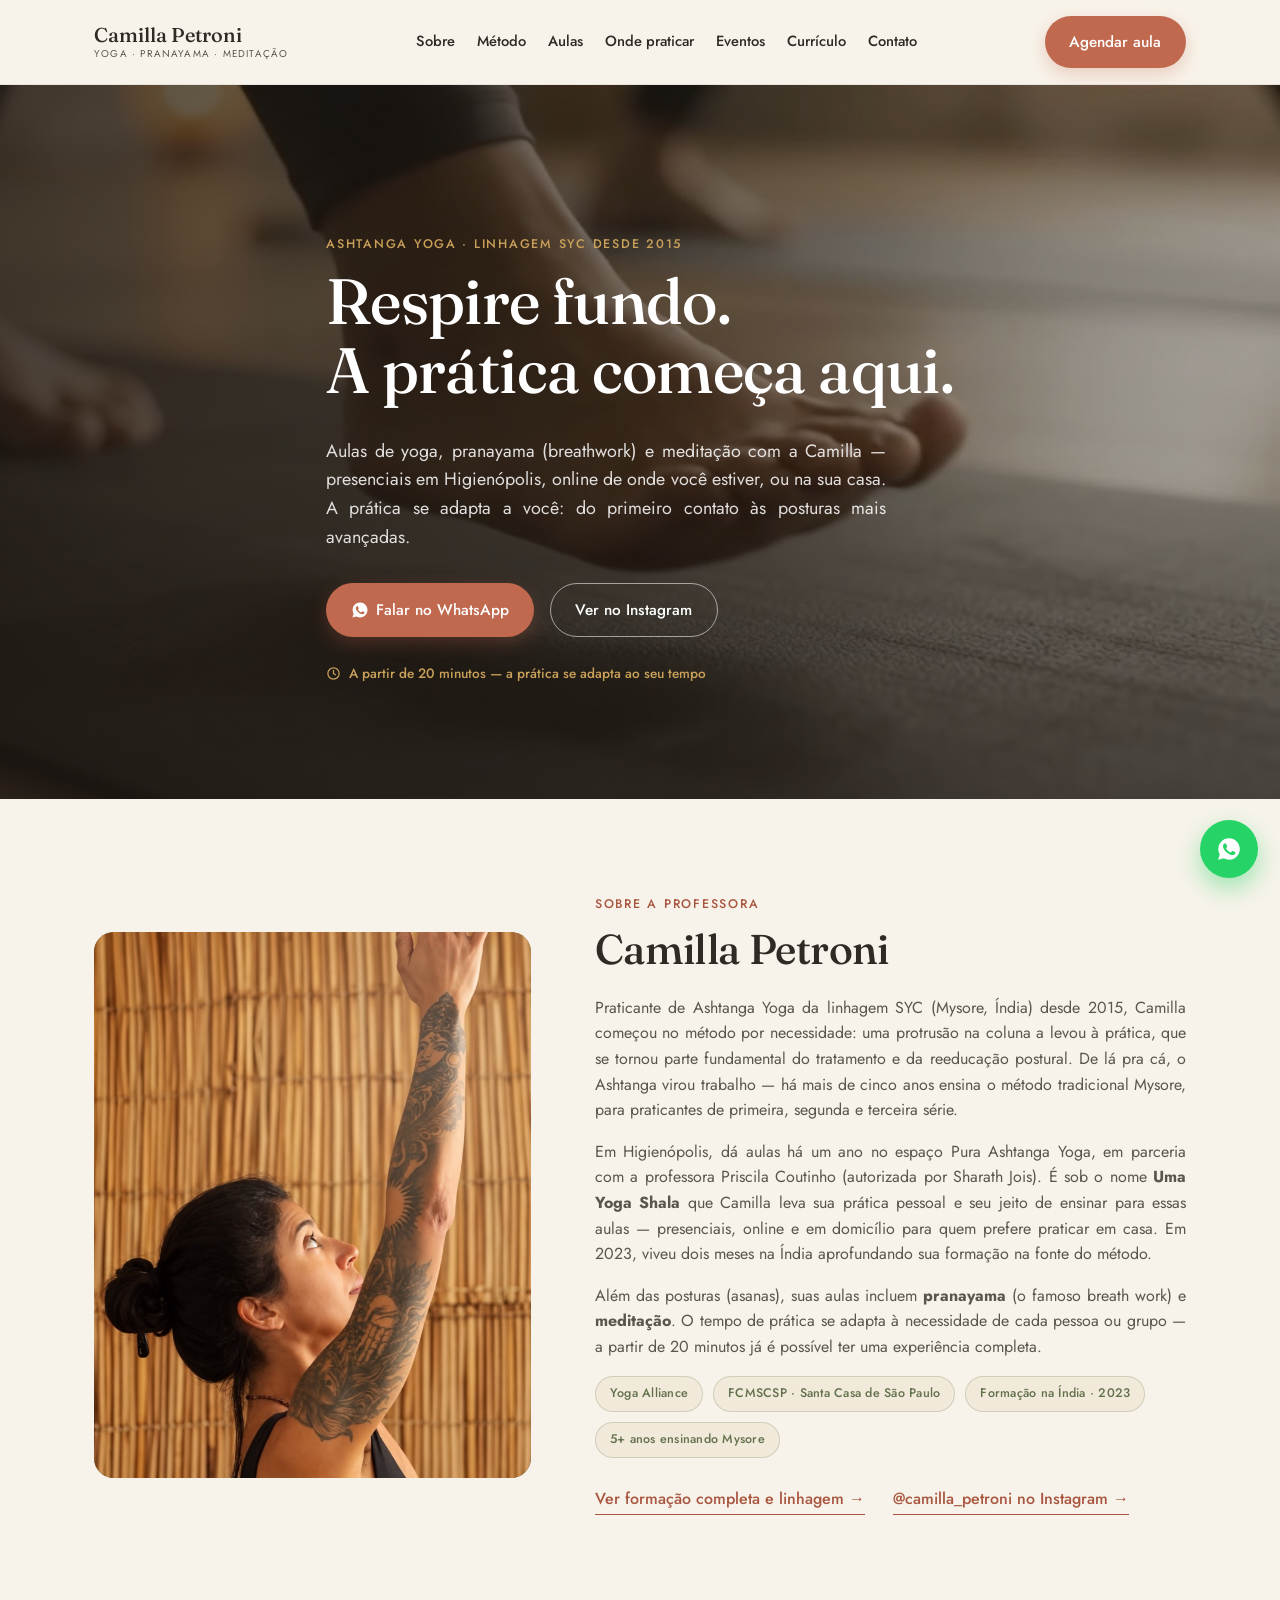
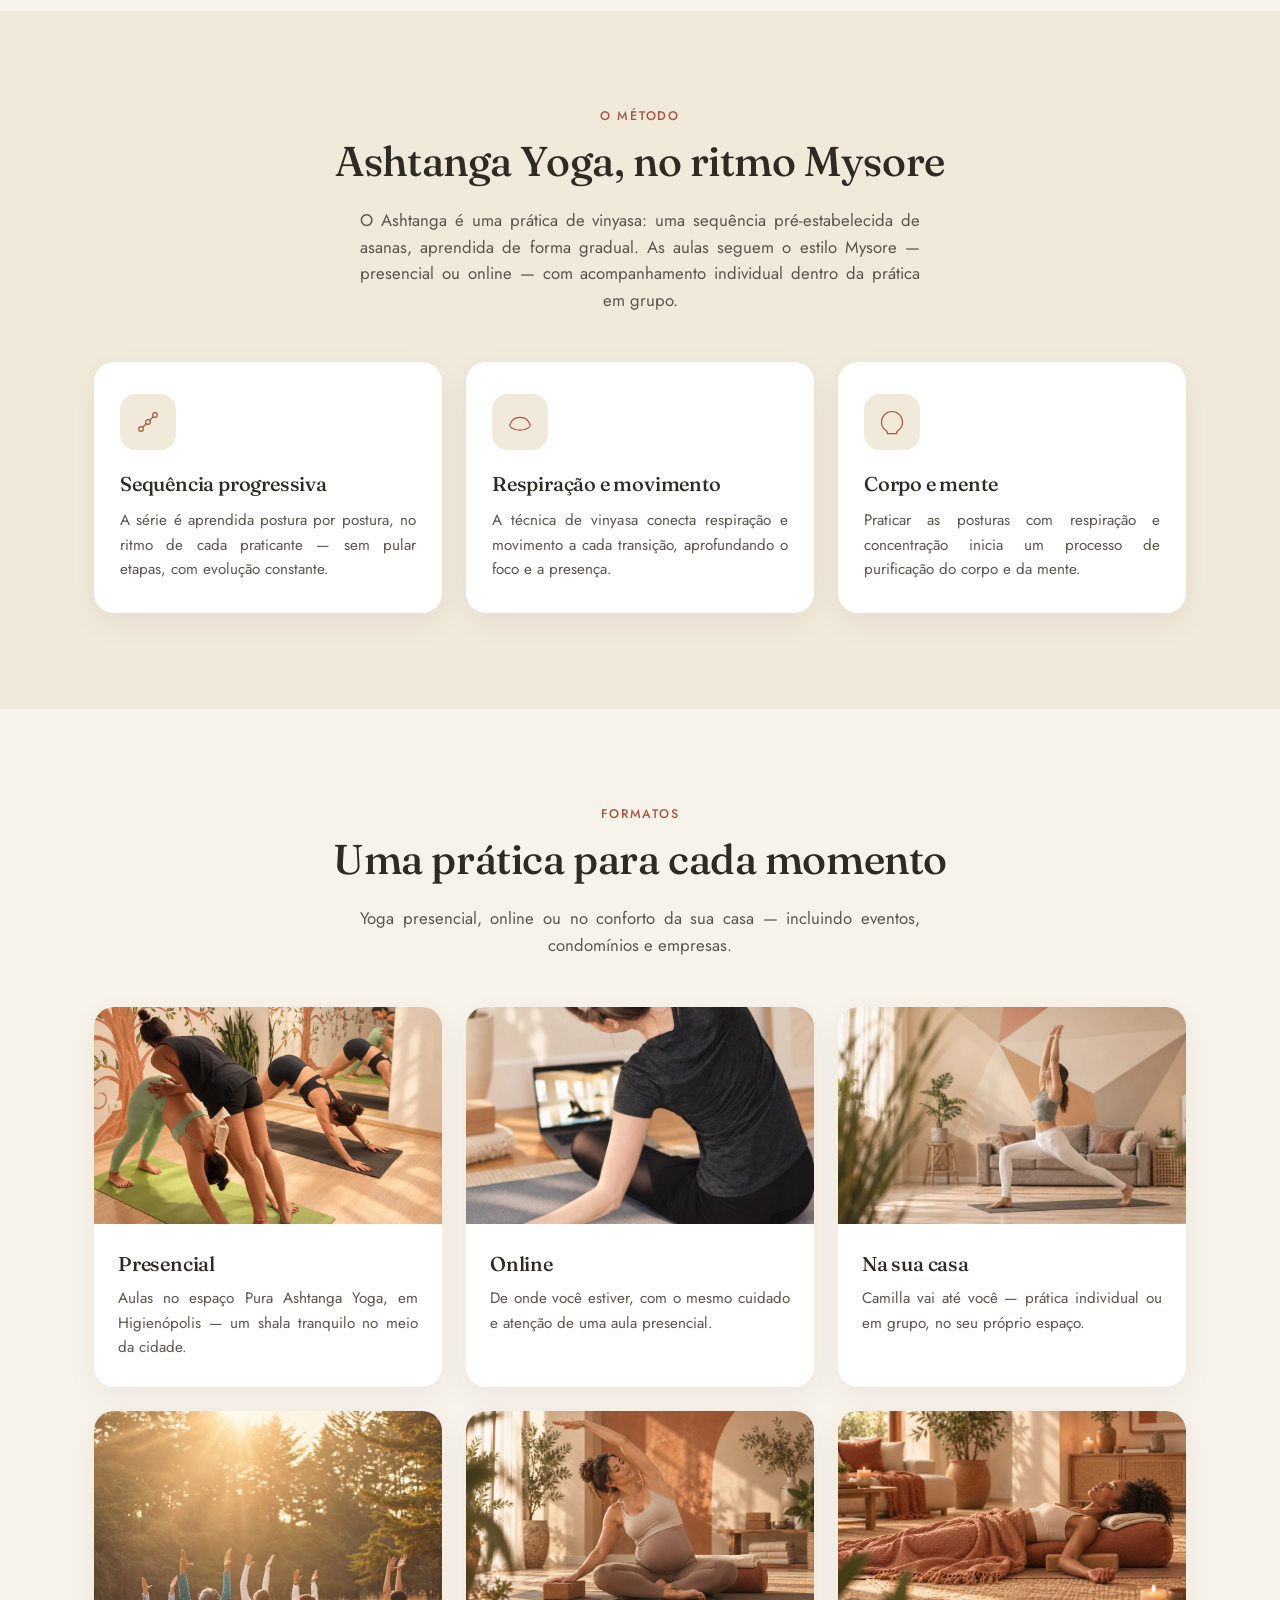
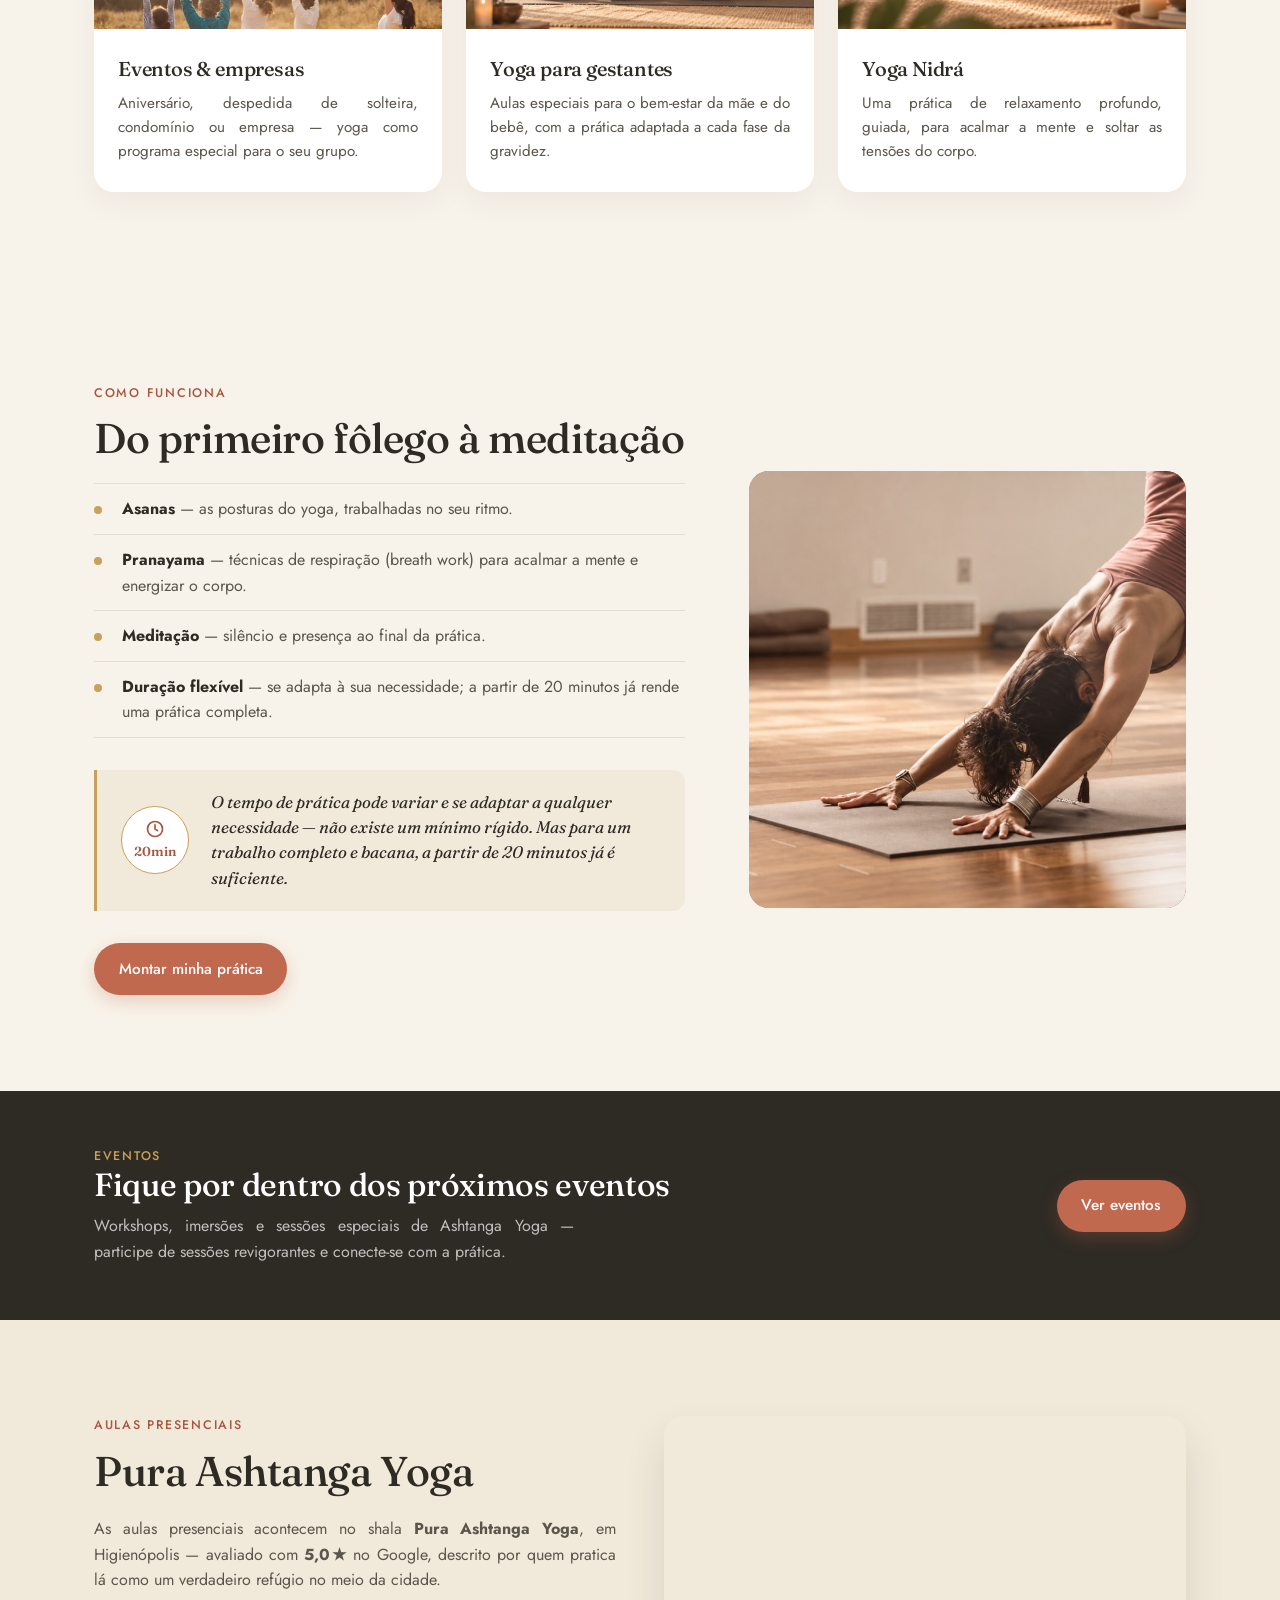
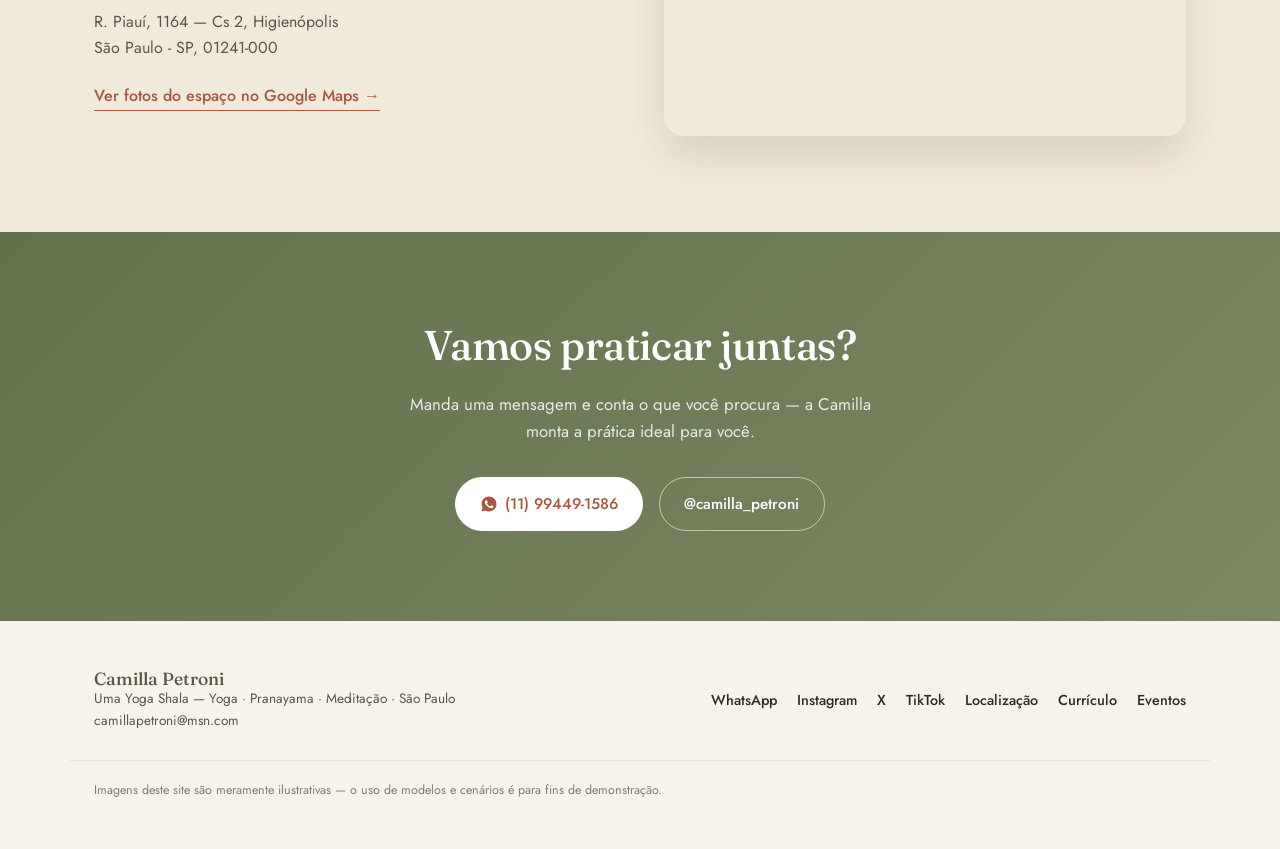
<file: index.html>
<!DOCTYPE html>
<html lang="pt-BR">
<head>
<meta charset="UTF-8">
<meta name="viewport" content="width=device-width, initial-scale=1.0">
<title>Camilla Petroni | Yoga, Pranayama & Meditação em São Paulo</title>
<meta name="description" content="Aulas de Ashtanga Yoga, pranayama e meditação com Camilla Petroni. Presencial em Higienópolis, online ou na sua casa. Eventos, condomínios e empresas.">

<link rel="preconnect" href="https://fonts.googleapis.com">
<link rel="preconnect" href="https://fonts.gstatic.com" crossorigin>
<link href="https://fonts.googleapis.com/css2?family=Fraunces:ital,opsz,wght@0,9..144,400;0,9..144,500;0,9..144,600;1,9..144,500&family=Jost:wght@300;400;500;600&display=swap" rel="stylesheet">

<link rel="stylesheet" href="css/style.css">
<link rel="icon" href="data:image/svg+xml,<svg xmlns=%22http://www.w3.org/2000/svg%22 viewBox=%220 0 100 100%22><text y=%22.9em%22 font-size=%2290%22>🧘‍♀️</text></svg>">
</head>
<body>

<!-- ============ HEADER ============ -->
<header class="site-header" id="header">
  <div class="wrap header-inner">
    <a href="#top" class="logo">Camilla Petroni<span class="logo-sub">yoga · pranayama · meditação</span></a>

    <nav class="nav" id="nav">
      <a href="#sobre">Sobre</a>
      <a href="#metodo">Método</a>
      <a href="#aulas">Aulas</a>
      <a href="#onde">Onde praticar</a>
      <a href="eventos.html">Eventos</a>
      <a href="curriculo.html">Currículo</a>
      <a href="#contato">Contato</a>
    </nav>

    <a class="btn btn-primary btn-nav" href="https://wa.me/5511994491586?text=Oi%20Camilla!%20Vi%20seu%20site%20e%20queria%20saber%20mais%20sobre%20as%20aulas%20de%20yoga%20%F0%9F%A7%98%E2%80%8D%E2%99%80%EF%B8%8F" target="_blank" rel="noopener">Agendar aula</a>

    <button class="nav-toggle" id="navToggle" aria-label="Abrir menu" aria-expanded="false">
      <span></span><span></span><span></span>
    </button>
  </div>
</header>

<!-- ============ HERO ============ -->
<section class="hero hero-video" id="top">
  <video class="hero-video-bg" autoplay muted loop playsinline poster="images/hero-poster.jpg" aria-hidden="true">
    <source src="video/hero.mp4" type="video/mp4">
  </video>
  <div class="hero-overlay" aria-hidden="true"></div>

  <div class="wrap hero-inner">
    <p class="eyebrow reveal">Ashtanga Yoga · linhagem SYC desde 2015</p>
    <h1 class="reveal">Respire fundo.<br>A prática começa aqui.</h1>
    <p class="hero-text reveal">
      Aulas de yoga, pranayama (breathwork) e meditação com a Camilla — presenciais em Higienópolis,
      online de onde você estiver, ou na sua casa. A prática se adapta a você: do primeiro contato
      às posturas mais avançadas.
    </p>
    <div class="hero-cta reveal">
      <a class="btn btn-primary" href="https://wa.me/5511994491586?text=Oi%20Camilla!%20Vi%20seu%20site%20e%20queria%20saber%20mais%20sobre%20as%20aulas%20de%20yoga%20%F0%9F%A7%98%E2%80%8D%E2%99%80%EF%B8%8F" target="_blank" rel="noopener">
        <svg viewBox="0 0 24 24" width="18" height="18" fill="currentColor" aria-hidden="true"><path d="M12.04 2C6.58 2 2.13 6.45 2.13 11.91c0 1.75.46 3.45 1.32 4.95L2 22l5.25-1.38a9.9 9.9 0 0 0 4.79 1.22h.01c5.46 0 9.91-4.45 9.91-9.91C21.96 6.45 17.5 2 12.04 2zm5.8 14.16c-.24.68-1.4 1.32-1.93 1.4-.5.08-1.11.11-1.79-.11-.41-.13-.94-.31-1.62-.6-2.85-1.23-4.71-4.1-4.85-4.29-.14-.19-1.16-1.54-1.16-2.94s.72-2.08.98-2.36c.24-.28.55-.34.73-.34.19 0 .37 0 .53.01.17.01.4-.06.62.48.24.58.81 2 .88 2.15.07.15.12.32.02.51-.1.19-.15.31-.29.48-.15.17-.31.38-.44.5-.15.14-.3.3-.13.58.17.28.75 1.24 1.62 2.01 1.11.99 2.05 1.3 2.33 1.45.28.14.44.12.6-.07.17-.19.71-.83.9-1.11.19-.28.38-.23.63-.14.26.1 1.65.78 1.94.92.28.14.47.21.53.33.08.17.08.79-.16 1.45z"/></svg>
        Falar no WhatsApp
      </a>
      <a class="btn btn-ghost" href="https://www.instagram.com/camilla_petroni/" target="_blank" rel="noopener">Ver no Instagram</a>
    </div>
    <p class="hero-badge reveal">
      <svg viewBox="0 0 24 24" width="15" height="15" fill="none" stroke="currentColor" stroke-width="2" aria-hidden="true"><circle cx="12" cy="12" r="9"/><path d="M12 7v5l3 2" stroke-linecap="round"/></svg>
      A partir de 20 minutos — a prática se adapta ao seu tempo
    </p>
  </div>
</section>

<!-- ============ SOBRE ============ -->
<section class="section" id="sobre">
  <div class="wrap about-grid">
    <div class="about-media reveal" aria-hidden="true">
      <div class="photo-frame">
        <img src="images/camilla-sobre.jpg" alt="Camilla Petroni em prática de Ashtanga Yoga" loading="lazy">
      </div>
    </div>

    <div class="about-text reveal">
      <p class="eyebrow">Sobre a professora</p>
      <h2>Camilla Petroni</h2>
      <p>
        Praticante de Ashtanga Yoga da linhagem SYC (Mysore, Índia) desde 2015, Camilla começou
        no método por necessidade: uma protrusão na coluna a levou à prática, que se tornou parte
        fundamental do tratamento e da reeducação postural. De lá pra cá, o Ashtanga virou
        trabalho — há mais de cinco anos ensina o método tradicional Mysore, para praticantes de
        primeira, segunda e terceira série.
      </p>
      <p>
        Em Higienópolis, dá aulas há um ano no espaço Pura Ashtanga Yoga, em parceria com a
        professora Priscila Coutinho (autorizada por Sharath Jois). É sob o nome
        <strong>Uma Yoga Shala</strong> que Camilla leva sua prática pessoal e seu jeito de
        ensinar para essas aulas — presenciais, online e em domicílio para quem prefere praticar
        em casa. Em 2023, viveu dois meses na Índia aprofundando sua formação na fonte do método.
      </p>
      <p>
        Além das posturas (asanas), suas aulas incluem <strong>pranayama</strong> (o famoso
        breath work) e <strong>meditação</strong>. O tempo de prática se adapta à necessidade de
        cada pessoa ou grupo — a partir de 20 minutos já é possível ter uma experiência completa.
      </p>
      <ul class="badge-row">
        <li>Yoga Alliance</li>
        <li>FCMSCSP · Santa Casa de São Paulo</li>
        <li>Formação na Índia · 2023</li>
        <li>5+ anos ensinando Mysore</li>
      </ul>
      <div class="link-row">
        <a class="link-underline" href="curriculo.html">Ver formação completa e linhagem →</a>
        <a class="link-underline" href="https://www.instagram.com/camilla_petroni/" target="_blank" rel="noopener">@camilla_petroni no Instagram →</a>
      </div>
    </div>
  </div>
</section>

<!-- ============ MÉTODO ============ -->
<section class="section section-alt" id="metodo">
  <div class="wrap">
    <p class="eyebrow center">O método</p>
    <h2 class="center">Ashtanga Yoga, no ritmo Mysore</h2>
    <p class="section-intro center">
      O Ashtanga é uma prática de vinyasa: uma sequência pré-estabelecida de asanas, aprendida de
      forma gradual. As aulas seguem o estilo Mysore — presencial ou online — com acompanhamento
      individual dentro da prática em grupo.
    </p>

    <div class="cards cards-3">
      <article class="card reveal">
        <div class="card-icon">
          <svg viewBox="0 0 48 48" width="28" height="28"><circle cx="12" cy="36" r="4" fill="none" stroke="currentColor" stroke-width="2"/><circle cx="24" cy="24" r="4" fill="none" stroke="currentColor" stroke-width="2"/><circle cx="36" cy="12" r="4" fill="none" stroke="currentColor" stroke-width="2"/><path d="M15 33 21 27M27 21 33 15" stroke="currentColor" stroke-width="2"/></svg>
        </div>
        <h3>Sequência progressiva</h3>
        <p>A série é aprendida postura por postura, no ritmo de cada praticante — sem pular etapas, com evolução constante.</p>
      </article>

      <article class="card reveal">
        <div class="card-icon">
          <svg viewBox="0 0 48 48" width="28" height="28"><path fill="none" stroke="currentColor" stroke-width="2" d="M6 30c4-10 8-14 18-14s14 4 18 14"/><path fill="none" stroke="currentColor" stroke-width="2" d="M6 30c4 6 8 8 18 8s14-2 18-8"/></svg>
        </div>
        <h3>Respiração e movimento</h3>
        <p>A técnica de vinyasa conecta respiração e movimento a cada transição, aprofundando o foco e a presença.</p>
      </article>

      <article class="card reveal">
        <div class="card-icon">
          <svg viewBox="0 0 48 48" width="28" height="28"><path fill="none" stroke="currentColor" stroke-width="2" d="M24 6c-9.94 0-18 8.06-18 18 0 6.5 3.5 12.2 8.7 15.3.8.5 1.3 1.3 1.3 2.2V44h16v-2.5c0-.9.5-1.7 1.3-2.2C38.5 36.2 42 30.5 42 24c0-9.94-8.06-18-18-18z"/></svg>
        </div>
        <h3>Corpo e mente</h3>
        <p>Praticar as posturas com respiração e concentração inicia um processo de purificação do corpo e da mente.</p>
      </article>
    </div>
  </div>
</section>

<!-- ============ AULAS ============ -->
<section class="section" id="aulas">
  <div class="wrap">
    <p class="eyebrow center">Formatos</p>
    <h2 class="center">Uma prática para cada momento</h2>
    <p class="section-intro center">
      Yoga presencial, online ou no conforto da sua casa — incluindo eventos, condomínios e empresas.
    </p>

    <div class="cards cards-photo cards-photo-3">
      <article class="card card-photo-card reveal">
        <div class="card-photo">
          <img src="images/stock-presencial.jpg" alt="Turma de yoga presencial em um shala" loading="lazy">
        </div>
        <div class="card-body">
          <h3>Presencial</h3>
          <p>Aulas no espaço Pura Ashtanga Yoga, em Higienópolis — um shala tranquilo no meio da cidade.</p>
        </div>
      </article>

      <article class="card card-photo-card reveal">
        <div class="card-photo">
          <img src="images/stock-online.jpg" alt="Prática de yoga online, em casa" loading="lazy">
        </div>
        <div class="card-body">
          <h3>Online</h3>
          <p>De onde você estiver, com o mesmo cuidado e atenção de uma aula presencial.</p>
        </div>
      </article>

      <article class="card card-photo-card reveal">
        <div class="card-photo">
          <img src="images/stock-domicilio.jpg" alt="Prática de yoga na sala de casa" loading="lazy">
        </div>
        <div class="card-body">
          <h3>Na sua casa</h3>
          <p>Camilla vai até você — prática individual ou em grupo, no seu próprio espaço.</p>
        </div>
      </article>
    </div>

    <div class="cards cards-photo cards-photo-3">
      <article class="card card-photo-card reveal">
        <div class="card-photo">
          <img src="images/stock-eventos.jpg" alt="Grupo praticando yoga ao ar livre em um evento" loading="lazy">
        </div>
        <div class="card-body">
          <h3>Eventos & empresas</h3>
          <p>Aniversário, despedida de solteira, condomínio ou empresa — yoga como programa especial para o seu grupo.</p>
        </div>
      </article>

      <article class="card card-photo-card reveal">
        <div class="card-photo">
          <img src="images/stock-gestantes.jpg" alt="Yoga para gestantes" loading="lazy">
        </div>
        <div class="card-body">
          <h3>Yoga para gestantes</h3>
          <p>Aulas especiais para o bem-estar da mãe e do bebê, com a prática adaptada a cada fase da gravidez.</p>
        </div>
      </article>

      <article class="card card-photo-card reveal">
        <div class="card-photo">
          <img src="images/stock-nidra.jpg" alt="Yoga Nidrá, relaxamento profundo" loading="lazy">
        </div>
        <div class="card-body">
          <h3>Yoga Nidrá</h3>
          <p>Uma prática de relaxamento profundo, guiada, para acalmar a mente e soltar as tensões do corpo.</p>
        </div>
      </article>
    </div>
  </div>
</section>

<!-- ============ PRÁTICA PERSONALIZADA ============ -->
<section class="section">
  <div class="wrap feature-grid">
    <div class="feature-text reveal">
      <p class="eyebrow">Como funciona</p>
      <h2>Do primeiro fôlego à meditação</h2>
      <ul class="feature-list">
        <li><strong>Asanas</strong> — as posturas do yoga, trabalhadas no seu ritmo.</li>
        <li><strong>Pranayama</strong> — técnicas de respiração (breath work) para acalmar a mente e energizar o corpo.</li>
        <li><strong>Meditação</strong> — silêncio e presença ao final da prática.</li>
        <li><strong>Duração flexível</strong> — se adapta à sua necessidade; a partir de 20 minutos já rende uma prática completa.</li>
      </ul>
      <blockquote class="time-callout">
        <span class="time-callout-badge" aria-hidden="true">
          <svg viewBox="0 0 24 24" width="20" height="20" fill="none" stroke="currentColor" stroke-width="2"><circle cx="12" cy="12" r="9"/><path d="M12 7v5l3 2" stroke-linecap="round"/></svg>
          <span>20min</span>
        </span>
        <span class="time-callout-text">
          O tempo de prática pode variar e se adaptar a qualquer necessidade — não existe um
          mínimo rígido. Mas para um trabalho completo e bacana, a partir de 20 minutos já é
          suficiente.
        </span>
      </blockquote>
      <a class="btn btn-primary" href="https://wa.me/5511994491586?text=Oi%20Camilla!%20Quero%20montar%20uma%20pr%C3%A1tica%20sob%20medida%20%F0%9F%99%8F" target="_blank" rel="noopener">Montar minha prática</a>
    </div>
    <div class="feature-media reveal" aria-hidden="true">
      <div class="photo-frame photo-frame-alt">
        <img src="images/stock-pratica.jpg" alt="Prática de yoga, alongamento no tapete" loading="lazy">
      </div>
    </div>
  </div>
</section>

<!-- ============ EVENTOS TEASER ============ -->
<section class="events-teaser">
  <div class="wrap events-teaser-inner reveal">
    <div>
      <p class="eyebrow">Eventos</p>
      <h2>Fique por dentro dos próximos eventos</h2>
      <p>Workshops, imersões e sessões especiais de Ashtanga Yoga — participe de sessões revigorantes e conecte-se com a prática.</p>
    </div>
    <a class="btn btn-primary" href="eventos.html">Ver eventos</a>
  </div>
</section>

<!-- ============ ONDE PRATICAR ============ -->
<section class="section section-alt" id="onde">
  <div class="wrap onde-grid">
    <div class="onde-text reveal">
      <p class="eyebrow">Aulas presenciais</p>
      <h2>Pura Ashtanga Yoga</h2>
      <p>
        As aulas presenciais acontecem no shala <strong>Pura Ashtanga Yoga</strong>, em Higienópolis —
        avaliado com <strong>5,0★</strong> no Google, descrito por quem pratica lá como um verdadeiro
        refúgio no meio da cidade.
      </p>
      <address>R. Piauí, 1164 — Cs 2, Higienópolis<br>São Paulo - SP, 01241-000</address>
      <a class="link-underline" href="https://maps.app.goo.gl/bXjwR77NvkRYEpow9?g_st=ic" target="_blank" rel="noopener">Ver fotos do espaço no Google Maps →</a>
    </div>
    <div class="onde-map reveal">
      <iframe
        title="Mapa - Pura Ashtanga Yoga, Higienópolis"
        src="https://maps.google.com/maps?q=R.%20Piau%C3%AD%2C%201164%2C%20Higien%C3%B3polis%2C%20S%C3%A3o%20Paulo%20-%20SP%2C%2001241-000&t=&z=15&ie=UTF8&output=embed"
        width="100%" height="100%" style="border:0;" allowfullscreen="" loading="lazy" referrerpolicy="no-referrer-when-downgrade">
      </iframe>
    </div>
  </div>
</section>

<!-- ============ CTA FINAL ============ -->
<section class="cta-band" id="contato">
  <div class="wrap cta-band-inner">
    <h2 class="reveal">Vamos praticar juntas?</h2>
    <p class="reveal">Manda uma mensagem e conta o que você procura — a Camilla monta a prática ideal para você.</p>
    <div class="hero-cta reveal">
      <a class="btn btn-primary btn-light" href="https://wa.me/5511994491586?text=Oi%20Camilla!%20Vi%20seu%20site%20e%20queria%20saber%20mais%20sobre%20as%20aulas%20de%20yoga%20%F0%9F%A7%98%E2%80%8D%E2%99%80%EF%B8%8F" target="_blank" rel="noopener">
        <svg viewBox="0 0 24 24" width="18" height="18" fill="currentColor" aria-hidden="true"><path d="M12.04 2C6.58 2 2.13 6.45 2.13 11.91c0 1.75.46 3.45 1.32 4.95L2 22l5.25-1.38a9.9 9.9 0 0 0 4.79 1.22h.01c5.46 0 9.91-4.45 9.91-9.91C21.96 6.45 17.5 2 12.04 2zm5.8 14.16c-.24.68-1.4 1.32-1.93 1.4-.5.08-1.11.11-1.79-.11-.41-.13-.94-.31-1.62-.6-2.85-1.23-4.71-4.1-4.85-4.29-.14-.19-1.16-1.54-1.16-2.94s.72-2.08.98-2.36c.24-.28.55-.34.73-.34.19 0 .37 0 .53.01.17.01.4-.06.62.48.24.58.81 2 .88 2.15.07.15.12.32.02.51-.1.19-.15.31-.29.48-.15.17-.31.38-.44.5-.15.14-.3.3-.13.58.17.28.75 1.24 1.62 2.01 1.11.99 2.05 1.3 2.33 1.45.28.14.44.12.6-.07.17-.19.71-.83.9-1.11.19-.28.38-.23.63-.14.26.1 1.65.78 1.94.92.28.14.47.21.53.33.08.17.08.79-.16 1.45z"/></svg>
        (11) 99449-1586
      </a>
      <a class="btn btn-ghost btn-ghost-light" href="https://www.instagram.com/camilla_petroni/" target="_blank" rel="noopener">@camilla_petroni</a>
    </div>
  </div>
</section>

<!-- ============ FOOTER ============ -->
<footer class="footer">
  <div class="wrap footer-inner">
    <div>
      <p class="logo footer-logo">Camilla Petroni</p>
      <p class="footer-sub">Uma Yoga Shala — Yoga · Pranayama · Meditação · São Paulo</p>
      <p class="footer-sub"><a href="mailto:camillapetroni@msn.com">camillapetroni@msn.com</a></p>
    </div>
    <div class="footer-links">
      <a href="https://wa.me/5511994491586" target="_blank" rel="noopener">WhatsApp</a>
      <a href="https://www.instagram.com/camilla_petroni/" target="_blank" rel="noopener">Instagram</a>
      <a href="https://www.instagram.com/camilla_petroni/" target="_blank" rel="noopener" title="Em breve: X">X</a>
      <a href="https://www.instagram.com/camilla_petroni/" target="_blank" rel="noopener" title="Em breve: TikTok">TikTok</a>
      <a href="https://maps.app.goo.gl/bXjwR77NvkRYEpow9?g_st=ic" target="_blank" rel="noopener">Localização</a>
      <a href="curriculo.html">Currículo</a>
      <a href="eventos.html">Eventos</a>
    </div>
  </div>
  <div class="wrap footer-disclaimer">
    <p>Imagens deste site são meramente ilustrativas — o uso de modelos e cenários é para fins de demonstração.</p>
  </div>
</footer>

<!-- ============ WHATSAPP FLOAT ============ -->
<a class="whatsapp-float" href="https://wa.me/5511994491586?text=Oi%20Camilla!%20Vi%20seu%20site%20e%20queria%20saber%20mais%20sobre%20as%20aulas%20de%20yoga%20%F0%9F%A7%98%E2%80%8D%E2%99%80%EF%B8%8F" target="_blank" rel="noopener" aria-label="Falar no WhatsApp">
  <svg viewBox="0 0 24 24" width="26" height="26" fill="currentColor" aria-hidden="true"><path d="M12.04 2C6.58 2 2.13 6.45 2.13 11.91c0 1.75.46 3.45 1.32 4.95L2 22l5.25-1.38a9.9 9.9 0 0 0 4.79 1.22h.01c5.46 0 9.91-4.45 9.91-9.91C21.96 6.45 17.5 2 12.04 2zm5.8 14.16c-.24.68-1.4 1.32-1.93 1.4-.5.08-1.11.11-1.79-.11-.41-.13-.94-.31-1.62-.6-2.85-1.23-4.71-4.1-4.85-4.29-.14-.19-1.16-1.54-1.16-2.94s.72-2.08.98-2.36c.24-.28.55-.34.73-.34.19 0 .37 0 .53.01.17.01.4-.06.62.48.24.58.81 2 .88 2.15.07.15.12.32.02.51-.1.19-.15.31-.29.48-.15.17-.31.38-.44.5-.15.14-.3.3-.13.58.17.28.75 1.24 1.62 2.01 1.11.99 2.05 1.3 2.33 1.45.28.14.44.12.6-.07.17-.19.71-.83.9-1.11.19-.28.38-.23.63-.14.26.1 1.65.78 1.94.92.28.14.47.21.53.33.08.17.08.79-.16 1.45z"/></svg>
</a>

<script src="js/script.js"></script>
</body>
</html>
</file>
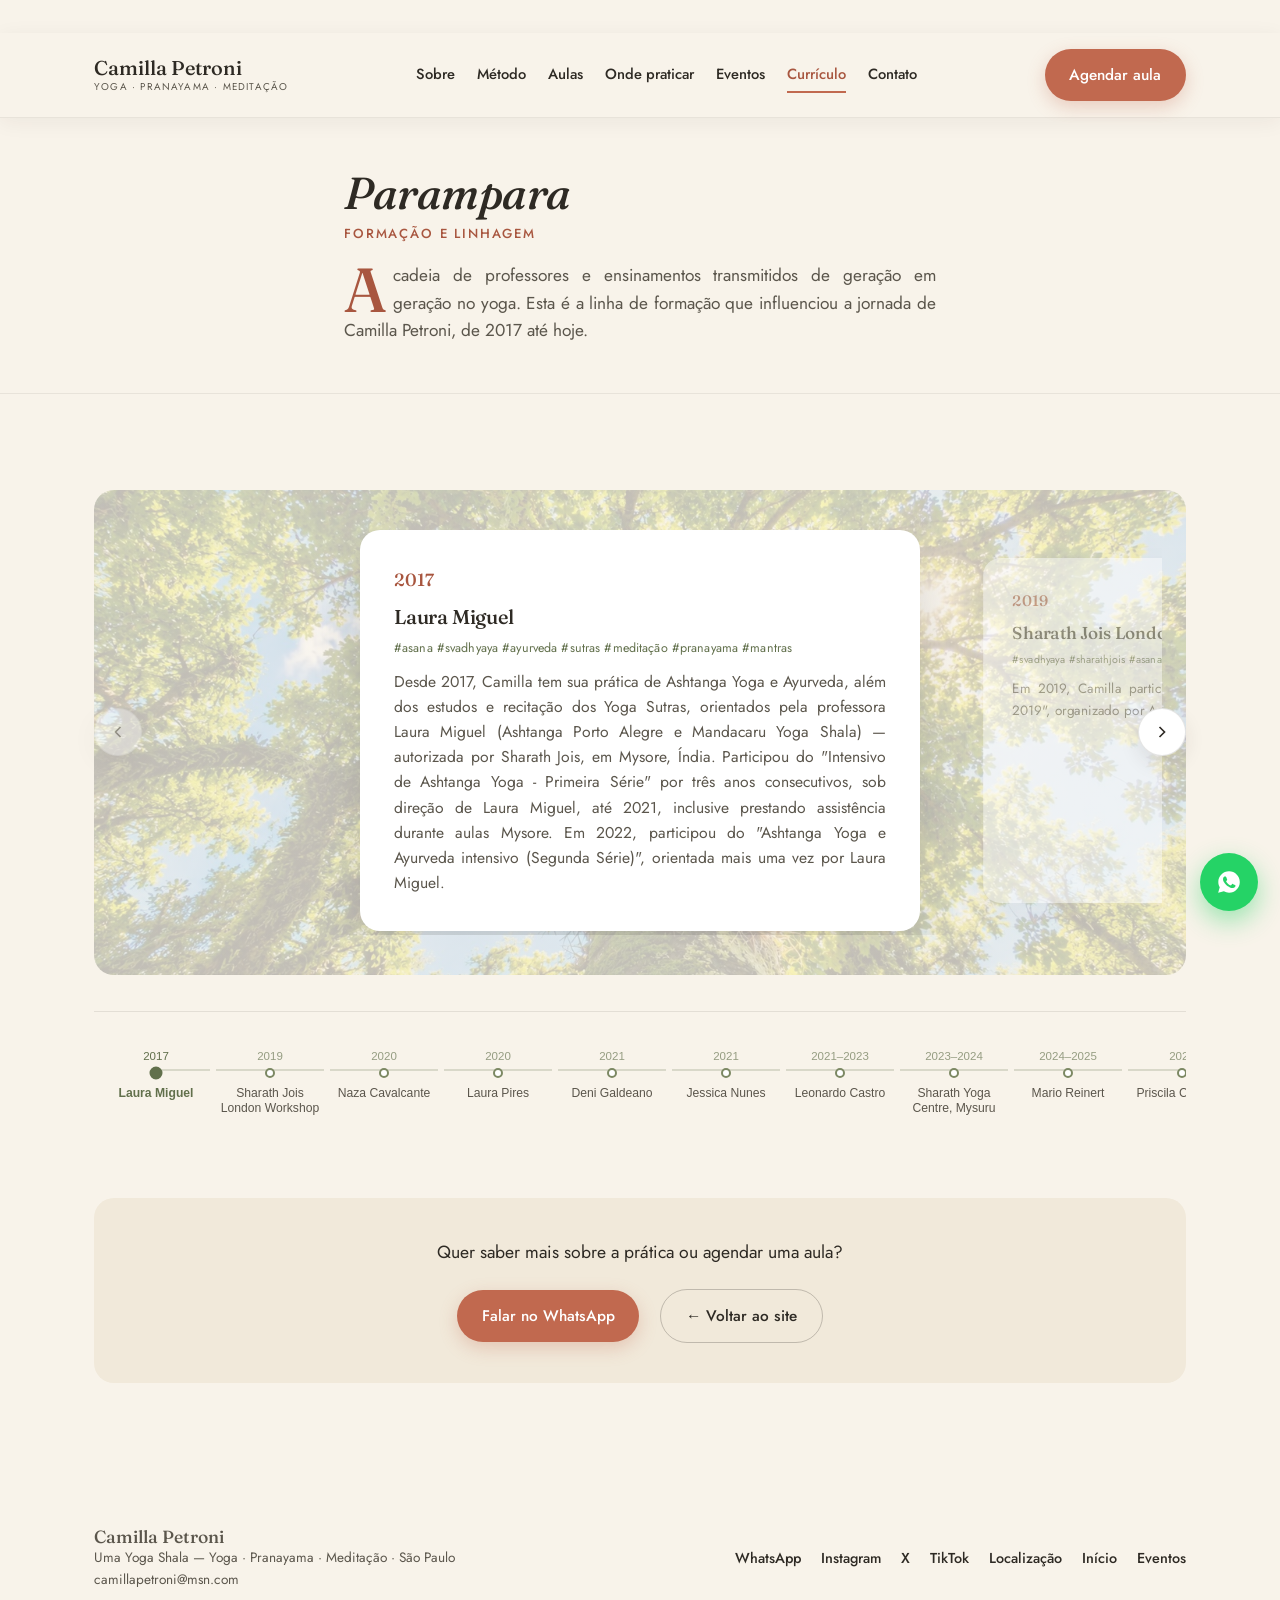
<file: curriculo.html>
<!DOCTYPE html>
<html lang="pt-BR">
<head>
<meta charset="UTF-8">
<meta name="viewport" content="width=device-width, initial-scale=1.0">
<title>Currículo & Linhagem | Camilla Petroni</title>
<meta name="description" content="A formação e a linhagem (parampara) que influenciaram a jornada de Camilla Petroni no Ashtanga Yoga.">

<link rel="preconnect" href="https://fonts.googleapis.com">
<link rel="preconnect" href="https://fonts.gstatic.com" crossorigin>
<link href="https://fonts.googleapis.com/css2?family=Fraunces:ital,opsz,wght@0,9..144,400;0,9..144,500;0,9..144,600;1,9..144,500&family=Jost:wght@300;400;500;600&display=swap" rel="stylesheet">

<link rel="stylesheet" href="css/style.css">
<link rel="icon" href="data:image/svg+xml,<svg xmlns=%22http://www.w3.org/2000/svg%22 viewBox=%220 0 100 100%22><text y=%22.9em%22 font-size=%2290%22>🧘‍♀️</text></svg>">
</head>
<body>

<!-- ============ HEADER ============ -->
<header class="site-header" id="header">
  <div class="wrap header-inner">
    <a href="index.html" class="logo">Camilla Petroni<span class="logo-sub">yoga · pranayama · meditação</span></a>

    <nav class="nav" id="nav">
      <a href="index.html#sobre">Sobre</a>
      <a href="index.html#metodo">Método</a>
      <a href="index.html#aulas">Aulas</a>
      <a href="index.html#onde">Onde praticar</a>
      <a href="eventos.html">Eventos</a>
      <a href="curriculo.html" class="is-active">Currículo</a>
      <a href="index.html#contato">Contato</a>
    </nav>

    <a class="btn btn-primary btn-nav" href="https://wa.me/5511994491586?text=Oi%20Camilla!%20Vi%20seu%20site%20e%20queria%20saber%20mais%20sobre%20as%20aulas%20de%20yoga%20%F0%9F%A7%98%E2%80%8D%E2%99%80%EF%B8%8F" target="_blank" rel="noopener">Agendar aula</a>

    <button class="nav-toggle" id="navToggle" aria-label="Abrir menu" aria-expanded="false">
      <span></span><span></span><span></span>
    </button>
  </div>
</header>

<!-- ============ HERO ============ -->
<section class="page-hero page-hero-editorial">
  <div class="wrap editorial-stack">
    <h1 class="editorial-title reveal">Parampara</h1>
    <p class="editorial-subtitle reveal">Formação e linhagem</p>
    <p class="hero-text drop-cap reveal">
      A cadeia de professores e ensinamentos transmitidos de geração em geração no yoga. Esta é a
      linha de formação que influenciou a jornada de Camilla Petroni, de 2017 até hoje.
    </p>
  </div>
</section>

<!-- ============ LINHA DO TEMPO ============ -->
<section class="section">
  <div class="wrap">
    <div class="timeline-carousel">
      <button class="timeline-nav timeline-prev" type="button" aria-label="Formação anterior">
        <svg viewBox="0 0 24 24" width="20" height="20" fill="none" stroke="currentColor" stroke-width="2"><path d="M15 18l-6-6 6-6"/></svg>
      </button>

      <div class="timeline-track" id="timelineTrack">

        <article class="timeline-slide">
          <div class="timeline-year">2017</div>
          <h3>Laura Miguel</h3>
          <p class="timeline-tags">#asana #svadhyaya #ayurveda #sutras #meditação #pranayama #mantras</p>
          <p>
            Desde 2017, Camilla tem sua prática de Ashtanga Yoga e Ayurveda, além dos estudos e
            recitação dos Yoga Sutras, orientados pela professora Laura Miguel (Ashtanga Porto
            Alegre e Mandacaru Yoga Shala) — autorizada por Sharath Jois, em Mysore, Índia.
            Participou do "Intensivo de Ashtanga Yoga - Primeira Série" por três anos
            consecutivos, sob direção de Laura Miguel, até 2021, inclusive prestando assistência
            durante aulas Mysore. Em 2022, participou do "Ashtanga Yoga e Ayurveda intensivo
            (Segunda Série)", orientada mais uma vez por Laura Miguel.
          </p>
        </article>

        <article class="timeline-slide">
          <div class="timeline-year">2019</div>
          <h3>Sharath Jois London Workshop</h3>
          <p class="timeline-tags">#svadhyaya #sharathjois #asana #Mysore</p>
          <p>
            Em 2019, Camilla participou do "Sharath Jois London Workshop July 2019", organizado
            por Ashtanga Yoga London.
          </p>
        </article>

        <article class="timeline-slide">
          <div class="timeline-year">2020</div>
          <h3>Naza Cavalcante</h3>
          <p class="timeline-tags">#svadhyaya #filosofia #sutras #gita #upanisads #meditação</p>
          <p>
            Em 2020, passou a integrar o grupo de estudos da filosofia indiana e das escrituras
            ancestrais do Yoga com a professora Naza Cavalcante, que foi aluna direta de T.K.V.
            Desikachar.
          </p>
        </article>

        <article class="timeline-slide">
          <div class="timeline-year">2020</div>
          <h3>Laura Pires</h3>
          <p class="timeline-tags">#ayurveda</p>
          <p>
            Também em 2020, iniciou um aprofundamento em Nutrição e Culinária Ayurvédica com a
            professora Laura Pires, terapeuta ayurvédica, no curso "Nutrindo Seus Sentidos",
            concluído em novembro de 2021.
          </p>
        </article>

        <article class="timeline-slide">
          <div class="timeline-year">2021</div>
          <h3>Deni Galdeano</h3>
          <p class="timeline-tags">#svadhyaya #anatomia #corpohumano #santacasa #certificado</p>
          <p>
            Em 2021, obteve certificação no curso de extensão "Anatomia e Fisiologia do Yoga" pela
            Faculdade de Ciências Médicas da Santa Casa de São Paulo, coordenado pelo professor
            Deni Galdeano. Com essa formação, aprimorou seus conhecimentos das estruturas
            anatômicas e sua relação com as posturas de yoga, com foco no aparelho locomotor e a
            mecânica da prática do Ashtanga Yoga.
          </p>
        </article>

        <article class="timeline-slide">
          <div class="timeline-year">2021</div>
          <h3>Jessica Nunes</h3>
          <p class="timeline-tags">#svadhyaya #asana #yoganagestação #pré-parto #parto #embriologia #pós-parto</p>
          <p>
            Também se especializou em "Yoga para o Parto" e estudos anatômicos de embriologia e do
            processo gestacional, completando seus estudos com Jessica Nunes e Deni Galdeano, no
            curso "Comunicação Materna", em 2021.
          </p>
        </article>

        <article class="timeline-slide">
          <div class="timeline-year">2021–2023</div>
          <h3>Leonardo Castro</h3>
          <p class="timeline-tags">#asanas #MysoreStyle #assistência #sutras #chanting #pranayama #ledclass</p>
          <p>
            Desde o final de 2021, atuou como assistente do professor Leonardo Castro —
            autorizado por Sharath Jois, em Mysore, Índia. Também participou como professora nas
            aulas do estilo Mysore, diariamente no Coletivo Mysore, até meados de 2023.
          </p>
        </article>

        <article class="timeline-slide">
          <div class="timeline-year">2023–2024</div>
          <h3>Sharath Yoga Centre, Mysuru</h3>
          <p class="timeline-tags">#svadhyaya #sharathjois #asana #Índia #ayurveda #sutras #Mysore</p>
          <p>
            Em dezembro de 2023 e janeiro de 2024, Camilla realizou sua primeira temporada de
            práticas na Índia, no Sharath Yoga Centre, em Mysuru, sob a orientação de Sharath
            Guruji.
          </p>
        </article>

        <article class="timeline-slide">
          <div class="timeline-year">2024–2025</div>
          <h3>Mario Reinert</h3>
          <p class="timeline-tags">#svadhyaya #asana #formação #assistência #aliançadoyoga #filosofia #ayurveda #certificado #ajustes #estágio #sutras #gita #hathayogapradipika #anatomiadoyoga #pranayma #meditação</p>
          <p>
            Desde 2024, Camilla está desenvolvendo um trabalho mais direcionado aos kramas, na
            progressão gradual no desenvolvimento das asanas, evitando lesões, com estudos junto
            ao professor Mário Reinert, no "Treinamento para professores e aprofundamento no
            yoga" — formação com certificação pela Aliança do Yoga e pela Namaskara Yoga e
            Meditação, concluído em 2025.
          </p>
        </article>

        <article class="timeline-slide">
          <div class="timeline-year">2025</div>
          <h3>Priscila Coutinho</h3>
          <p class="timeline-tags">#asanas #svadhyaya #MysoreStyle #meditação #mantras #ayurveda #sutras #ledclass</p>
          <p>
            Em agosto de 2025, Camilla assumiu parte da grade de aulas Mysore em Higienópolis, em
            parceria com a professora Priscila Coutinho — autorizada por Sharath Jois e
            idealizadora do Pura Ashtanga Yoga.
          </p>
        </article>

      </div>

      <button class="timeline-nav timeline-next" type="button" aria-label="Próxima formação">
        <svg viewBox="0 0 24 24" width="20" height="20" fill="none" stroke="currentColor" stroke-width="2"><path d="M9 18l6-6-6-6"/></svg>
      </button>
    </div>
    <div class="timeline-scrubber-wrap">
      <div class="timeline-scrubber" id="timelineScrubber"></div>
    </div>

    <div class="cta-inline reveal">
      <p>Quer saber mais sobre a prática ou agendar uma aula?</p>
      <a class="btn btn-primary" href="https://wa.me/5511994491586?text=Oi%20Camilla!%20Vi%20seu%20curr%C3%ADculo%20no%20site%20e%20queria%20saber%20mais%20%F0%9F%99%8F" target="_blank" rel="noopener">Falar no WhatsApp</a>
      <a class="btn btn-ghost" href="index.html">← Voltar ao site</a>
    </div>
  </div>
</section>

<!-- ============ FOOTER ============ -->
<footer class="footer">
  <div class="wrap footer-inner">
    <div>
      <p class="logo footer-logo">Camilla Petroni</p>
      <p class="footer-sub">Uma Yoga Shala — Yoga · Pranayama · Meditação · São Paulo</p>
      <p class="footer-sub"><a href="mailto:camillapetroni@msn.com">camillapetroni@msn.com</a></p>
    </div>
    <div class="footer-links">
      <a href="https://wa.me/5511994491586" target="_blank" rel="noopener">WhatsApp</a>
      <a href="https://www.instagram.com/camilla_petroni/" target="_blank" rel="noopener">Instagram</a>
      <a href="https://www.instagram.com/camilla_petroni/" target="_blank" rel="noopener" title="Em breve: X">X</a>
      <a href="https://www.instagram.com/camilla_petroni/" target="_blank" rel="noopener" title="Em breve: TikTok">TikTok</a>
      <a href="https://maps.app.goo.gl/bXjwR77NvkRYEpow9?g_st=ic" target="_blank" rel="noopener">Localização</a>
      <a href="index.html">Início</a>
      <a href="eventos.html">Eventos</a>
    </div>
  </div>
</footer>

<!-- ============ WHATSAPP FLOAT ============ -->
<a class="whatsapp-float" href="https://wa.me/5511994491586?text=Oi%20Camilla!%20Vi%20seu%20curr%C3%ADculo%20no%20site%20e%20queria%20saber%20mais%20%F0%9F%99%8F" target="_blank" rel="noopener" aria-label="Falar no WhatsApp">
  <svg viewBox="0 0 24 24" width="26" height="26" fill="currentColor" aria-hidden="true"><path d="M12.04 2C6.58 2 2.13 6.45 2.13 11.91c0 1.75.46 3.45 1.32 4.95L2 22l5.25-1.38a9.9 9.9 0 0 0 4.79 1.22h.01c5.46 0 9.91-4.45 9.91-9.91C21.96 6.45 17.5 2 12.04 2zm5.8 14.16c-.24.68-1.4 1.32-1.93 1.4-.5.08-1.11.11-1.79-.11-.41-.13-.94-.31-1.62-.6-2.85-1.23-4.71-4.1-4.85-4.29-.14-.19-1.16-1.54-1.16-2.94s.72-2.08.98-2.36c.24-.28.55-.34.73-.34.19 0 .37 0 .53.01.17.01.4-.06.62.48.24.58.81 2 .88 2.15.07.15.12.32.02.51-.1.19-.15.31-.29.48-.15.17-.31.38-.44.5-.15.14-.3.3-.13.58.17.28.75 1.24 1.62 2.01 1.11.99 2.05 1.3 2.33 1.45.28.14.44.12.6-.07.17-.19.71-.83.9-1.11.19-.28.38-.23.63-.14.26.1 1.65.78 1.94.92.28.14.47.21.53.33.08.17.08.79-.16 1.45z"/></svg>
</a>

<script src="js/script.js"></script>
<script src="js/timeline.js"></script>
</body>
</html>
</file>
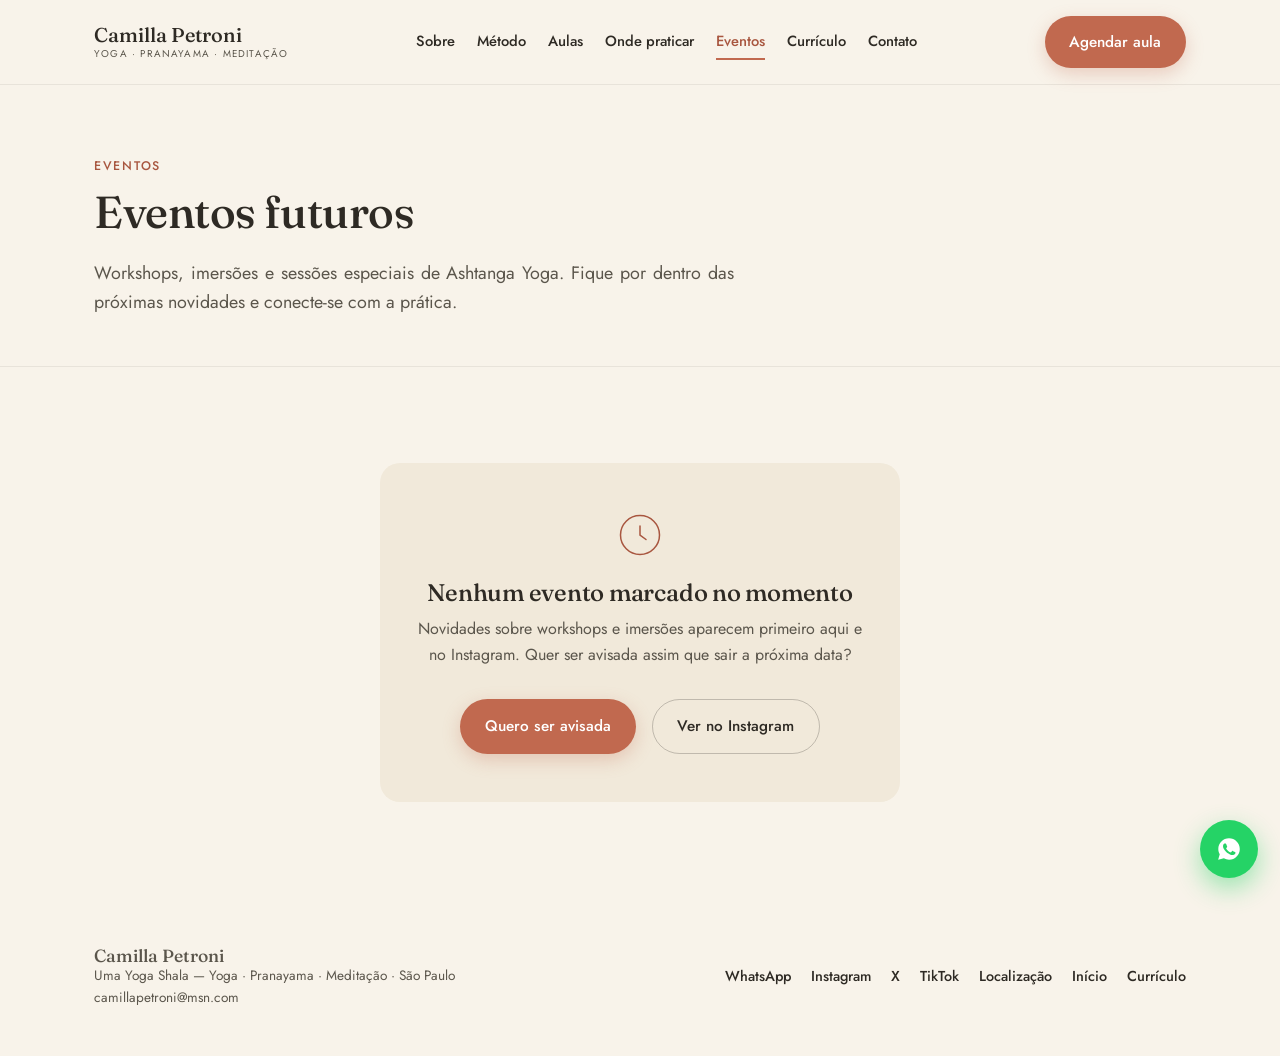
<file: eventos.html>
<!DOCTYPE html>
<html lang="pt-BR">
<head>
<meta charset="UTF-8">
<meta name="viewport" content="width=device-width, initial-scale=1.0">
<title>Eventos | Camilla Petroni</title>
<meta name="description" content="Workshops, imersões e eventos especiais de Ashtanga Yoga com Camilla Petroni.">

<link rel="preconnect" href="https://fonts.googleapis.com">
<link rel="preconnect" href="https://fonts.gstatic.com" crossorigin>
<link href="https://fonts.googleapis.com/css2?family=Fraunces:ital,opsz,wght@0,9..144,400;0,9..144,500;0,9..144,600;1,9..144,500&family=Jost:wght@300;400;500;600&display=swap" rel="stylesheet">

<link rel="stylesheet" href="css/style.css">
<link rel="icon" href="data:image/svg+xml,<svg xmlns=%22http://www.w3.org/2000/svg%22 viewBox=%220 0 100 100%22><text y=%22.9em%22 font-size=%2290%22>🧘‍♀️</text></svg>">
</head>
<body>

<!-- ============ HEADER ============ -->
<header class="site-header" id="header">
  <div class="wrap header-inner">
    <a href="index.html" class="logo">Camilla Petroni<span class="logo-sub">yoga · pranayama · meditação</span></a>

    <nav class="nav" id="nav">
      <a href="index.html#sobre">Sobre</a>
      <a href="index.html#metodo">Método</a>
      <a href="index.html#aulas">Aulas</a>
      <a href="index.html#onde">Onde praticar</a>
      <a href="eventos.html" class="is-active">Eventos</a>
      <a href="curriculo.html">Currículo</a>
      <a href="index.html#contato">Contato</a>
    </nav>

    <a class="btn btn-primary btn-nav" href="https://wa.me/5511994491586?text=Oi%20Camilla!%20Vi%20seu%20site%20e%20queria%20saber%20mais%20sobre%20as%20aulas%20de%20yoga%20%F0%9F%A7%98%E2%80%8D%E2%99%80%EF%B8%8F" target="_blank" rel="noopener">Agendar aula</a>

    <button class="nav-toggle" id="navToggle" aria-label="Abrir menu" aria-expanded="false">
      <span></span><span></span><span></span>
    </button>
  </div>
</header>

<!-- ============ HERO ============ -->
<section class="page-hero">
  <div class="wrap">
    <p class="eyebrow reveal">Eventos</p>
    <h1 class="reveal">Eventos futuros</h1>
    <p class="hero-text reveal">
      Workshops, imersões e sessões especiais de Ashtanga Yoga. Fique por dentro das próximas
      novidades e conecte-se com a prática.
    </p>
  </div>
</section>

<!-- ============ LISTA DE EVENTOS (vazio por enquanto) ============ -->
<section class="section">
  <div class="wrap">
    <!--
      Quando tiver um evento confirmado, duplique o bloco <article class="event-card"> abaixo
      (comentado) e preencha data, título, local e link de inscrição.

      <div class="cards cards-photo">
        <article class="card card-photo-card reveal">
          <div class="card-photo">
            <img src="images/evento-exemplo.jpg" alt="Nome do evento" loading="lazy">
          </div>
          <div class="card-body">
            <p class="eyebrow">DD de mês · horário</p>
            <h3>Nome do evento</h3>
            <p>Descrição curta do evento.</p>
            <a class="link-underline" href="https://wa.me/5511994491586">Inscreva-se →</a>
          </div>
        </article>
      </div>
    -->

    <div class="empty-state reveal">
      <svg viewBox="0 0 64 64" width="48" height="48" aria-hidden="true"><circle cx="32" cy="32" r="26" fill="none" stroke="currentColor" stroke-width="2"/><path d="M32 20v12l8 6" fill="none" stroke="currentColor" stroke-width="2" stroke-linecap="round"/></svg>
      <h2>Nenhum evento marcado no momento</h2>
      <p>Novidades sobre workshops e imersões aparecem primeiro aqui e no Instagram. Quer ser avisada assim que sair a próxima data?</p>
      <div class="hero-cta" style="justify-content:center">
        <a class="btn btn-primary" href="https://wa.me/5511994491586?text=Oi%20Camilla!%20Quero%20ser%20avisada%20sobre%20os%20pr%C3%B3ximos%20eventos%20de%20yoga%20%F0%9F%A7%98%E2%80%8D%E2%99%80%EF%B8%8F" target="_blank" rel="noopener">Quero ser avisada</a>
        <a class="btn btn-ghost" href="https://www.instagram.com/camilla_petroni/" target="_blank" rel="noopener">Ver no Instagram</a>
      </div>
    </div>
  </div>
</section>

<!-- ============ FOOTER ============ -->
<footer class="footer">
  <div class="wrap footer-inner">
    <div>
      <p class="logo footer-logo">Camilla Petroni</p>
      <p class="footer-sub">Uma Yoga Shala — Yoga · Pranayama · Meditação · São Paulo</p>
      <p class="footer-sub"><a href="mailto:camillapetroni@msn.com">camillapetroni@msn.com</a></p>
    </div>
    <div class="footer-links">
      <a href="https://wa.me/5511994491586" target="_blank" rel="noopener">WhatsApp</a>
      <a href="https://www.instagram.com/camilla_petroni/" target="_blank" rel="noopener">Instagram</a>
      <a href="https://www.instagram.com/camilla_petroni/" target="_blank" rel="noopener" title="Em breve: X">X</a>
      <a href="https://www.instagram.com/camilla_petroni/" target="_blank" rel="noopener" title="Em breve: TikTok">TikTok</a>
      <a href="https://maps.app.goo.gl/bXjwR77NvkRYEpow9?g_st=ic" target="_blank" rel="noopener">Localização</a>
      <a href="index.html">Início</a>
      <a href="curriculo.html">Currículo</a>
    </div>
  </div>
</footer>

<!-- ============ WHATSAPP FLOAT ============ -->
<a class="whatsapp-float" href="https://wa.me/5511994491586?text=Oi%20Camilla!%20Vi%20seu%20site%20e%20queria%20saber%20mais%20sobre%20as%20aulas%20de%20yoga%20%F0%9F%A7%98%E2%80%8D%E2%99%80%EF%B8%8F" target="_blank" rel="noopener" aria-label="Falar no WhatsApp">
  <svg viewBox="0 0 24 24" width="26" height="26" fill="currentColor" aria-hidden="true"><path d="M12.04 2C6.58 2 2.13 6.45 2.13 11.91c0 1.75.46 3.45 1.32 4.95L2 22l5.25-1.38a9.9 9.9 0 0 0 4.79 1.22h.01c5.46 0 9.91-4.45 9.91-9.91C21.96 6.45 17.5 2 12.04 2zm5.8 14.16c-.24.68-1.4 1.32-1.93 1.4-.5.08-1.11.11-1.79-.11-.41-.13-.94-.31-1.62-.6-2.85-1.23-4.71-4.1-4.85-4.29-.14-.19-1.16-1.54-1.16-2.94s.72-2.08.98-2.36c.24-.28.55-.34.73-.34.19 0 .37 0 .53.01.17.01.4-.06.62.48.24.58.81 2 .88 2.15.07.15.12.32.02.51-.1.19-.15.31-.29.48-.15.17-.31.38-.44.5-.15.14-.3.3-.13.58.17.28.75 1.24 1.62 2.01 1.11.99 2.05 1.3 2.33 1.45.28.14.44.12.6-.07.17-.19.71-.83.9-1.11.19-.28.38-.23.63-.14.26.1 1.65.78 1.94.92.28.14.47.21.53.33.08.17.08.79-.16 1.45z"/></svg>
</a>

<script src="js/script.js"></script>
</body>
</html>
</file>
<file: css/style.css>
/* ===== Tokens ===== */
:root{
  --cream: #F8F3EA;
  --cream-2: #F1E9DA;
  --ink: #2E2A24;
  --ink-soft: #5B564C;
  --terracotta: #C1694F;
  --terracotta-dark: #A8563F;
  --sage: #7C8863;
  --sage-dark: #62704C;
  --gold: #C9A15A;
  --white: #FFFFFF;

  --font-display: 'Fraunces', serif;
  --font-body: 'Jost', sans-serif;

  --radius: 20px;
  --container: 1140px;
}

*,*::before,*::after{ box-sizing: border-box; }
html{ scroll-behavior: smooth; }
body{
  margin:0;
  font-family: var(--font-body);
  color: var(--ink);
  background: var(--cream);
  line-height: 1.6;
  -webkit-font-smoothing: antialiased;
}
img{ max-width:100%; display:block; }
a{ color: inherit; text-decoration:none; }
ul{ margin:0; padding:0; list-style:none; }
address{ font-style:normal; }

.wrap{
  max-width: var(--container);
  margin: 0 auto;
  padding: 0 24px;
}

h1,h2,h3{
  font-family: var(--font-display);
  font-weight: 500;
  color: var(--ink);
  margin: 0 0 .5em;
  letter-spacing: -0.01em;
}
h1{ font-size: clamp(2.4rem, 5.5vw, 4rem); line-height: 1.08; font-weight: 500; }
h2{ font-size: clamp(1.9rem, 3.4vw, 2.6rem); line-height: 1.15; }
h3{ font-size: 1.25rem; margin-bottom: .4em; }
p{ margin: 0 0 1em; color: var(--ink-soft); text-align: justify; }

.eyebrow{
  font-family: var(--font-body);
  text-transform: uppercase;
  letter-spacing: .14em;
  font-size: .78rem;
  font-weight: 500;
  color: var(--terracotta-dark);
  margin: 0 0 .9em;
}
.eyebrow.center{ text-align:center; }
.center{ text-align:center; margin-left:auto; margin-right:auto; }
.section-intro{ max-width: 560px; font-size: 1.05rem; margin-bottom: 3rem; }
.section-intro.center{ text-align: justify; text-align-last: center; }

/* ===== Buttons ===== */
.btn{
  display:inline-flex;
  align-items:center;
  gap:.5em;
  padding: .9em 1.6em;
  border-radius: 999px;
  font-family: var(--font-body);
  font-weight: 500;
  font-size: .96rem;
  transition: transform .18s ease, box-shadow .18s ease, background .18s ease;
  white-space: nowrap;
}
.btn-primary{
  background: var(--terracotta);
  color: var(--white);
  box-shadow: 0 6px 18px rgba(193,105,79,.28);
}
.btn-primary:hover{ background: var(--terracotta-dark); transform: translateY(-2px); }
.btn-ghost{
  background: transparent;
  color: var(--ink);
  border: 1.5px solid rgba(46,42,36,.25);
}
.btn-ghost:hover{ border-color: var(--ink); transform: translateY(-2px); }
.btn-light{ background: var(--white); color: var(--terracotta-dark); box-shadow:none; }
.btn-light:hover{ background: var(--cream); }
.btn-ghost-light{ border-color: rgba(255,255,255,.55); color: var(--white); }
.btn-ghost-light:hover{ border-color: var(--white); }
.btn-nav{ display:none; }

.badge-row{
  display:flex;
  flex-wrap: wrap;
  gap: 10px;
  margin: 0 0 1.8em;
}
.badge-row li{
  font-size: .78rem;
  font-weight: 500;
  letter-spacing: .02em;
  color: var(--sage-dark);
  background: var(--cream-2);
  border: 1px solid rgba(124,136,99,.28);
  border-radius: 999px;
  padding: 7px 14px;
}

.link-row{
  display:flex;
  flex-wrap: wrap;
  gap: 12px 28px;
}

.link-underline{
  display:inline-block;
  font-weight: 500;
  color: var(--terracotta-dark);
  border-bottom: 1.5px solid currentColor;
  padding-bottom: 2px;
}
.link-underline:hover{ color: var(--terracotta); }

/* ===== Header ===== */
.site-header{
  position: sticky;
  top: 0;
  z-index: 100;
  background: var(--cream);
  border-bottom: 1px solid rgba(46,42,36,.08);
}
.header-inner{
  display:flex;
  align-items:center;
  justify-content:space-between;
  padding: 16px 24px;
  gap: 24px;
}
.logo{
  font-family: var(--font-display);
  font-size: 1.25rem;
  font-weight: 500;
  display:flex;
  flex-direction:column;
  line-height:1.1;
}
.logo-sub{
  font-family: var(--font-body);
  font-size: .62rem;
  letter-spacing: .12em;
  text-transform: uppercase;
  color: var(--ink-soft);
  font-weight: 400;
  margin-top: 3px;
}
.nav{
  display:flex;
  gap: 22px;
  font-size: .92rem;
  font-weight: 500;
  white-space: nowrap;
}
.nav a{ position:relative; padding: 4px 0; }
.nav a::after{
  content:'';
  position:absolute; left:0; bottom:-2px;
  width:0; height:1.5px;
  background: var(--terracotta);
  transition: width .2s ease;
}
.nav a:hover::after{ width:100%; }
.nav a.is-active{ color: var(--terracotta-dark); }
.nav a.is-active::after{ width:100%; }

.nav-toggle{
  display:none;
  flex-direction:column;
  gap:5px;
  width:32px;
  background:none;
  border:none;
  cursor:pointer;
  padding:6px;
}
.nav-toggle span{
  display:block;
  height:2px;
  background: var(--ink);
  border-radius:2px;
  transition: transform .25s ease, opacity .25s ease;
}

/* ===== Hero ===== */
.hero{
  position: relative;
  overflow: hidden;
  padding: 110px 0 100px;
}
.hero-inner{ position:relative; z-index:2; max-width: 760px; }
.hero-blob{
  position:absolute;
  top: -180px; right: -220px;
  width: 640px; height: 640px;
  background: radial-gradient(circle at 35% 35%, var(--gold) 0%, var(--terracotta) 55%, transparent 72%);
  opacity: .16;
  border-radius: 50%;
  filter: blur(10px);
}
.hero-sun{
  position:absolute;
  bottom: -40px; right: 6%;
  width: 220px; height: 220px;
  color: var(--sage);
  opacity: .35;
}
.hero-text{ font-size: 1.12rem; max-width: 560px; }
.hero-cta{ display:flex; gap: 16px; flex-wrap: wrap; margin-top: 2rem; }
.hero-badge{
  display: inline-flex;
  align-items: center;
  gap: 8px;
  margin: 1.6rem 0 0;
  font-size: .85rem;
  font-weight: 500;
  color: var(--gold);
}
.hero-video .hero-badge{ color: var(--gold); }

.hero-video{
  padding: 150px 0 110px;
  min-height: 640px;
  display:flex;
  align-items:center;
}
.hero-video-bg{
  position:absolute;
  inset:0;
  width:100%;
  height:100%;
  object-fit:cover;
  z-index:0;
}
.hero-overlay{
  position:absolute;
  inset:0;
  z-index:1;
  background:
    linear-gradient(90deg, rgba(30,24,20,.72) 0%, rgba(30,24,20,.45) 55%, rgba(30,24,20,.2) 100%),
    linear-gradient(0deg, rgba(30,24,20,.55), rgba(30,24,20,.15) 45%);
}
.hero-video .eyebrow{ color: var(--gold); }
.hero-video h1{ color: var(--white); }
.hero-video .hero-text{ color: rgba(255,255,255,.85); }
.hero-video .btn-ghost{ color: var(--white); border-color: rgba(255,255,255,.55); }
.hero-video .btn-ghost:hover{ border-color: var(--white); }

/* ===== Sections ===== */
.section{ padding: 96px 0; }
.section-alt{ background: var(--cream-2); }

.about-grid{
  display:grid;
  grid-template-columns: .85fr 1.15fr;
  gap: 64px;
  align-items:center;
}
.feature-grid{
  display:grid;
  grid-template-columns: 1.15fr .85fr;
  gap: 64px;
  align-items:center;
}
.onde-grid{
  display:grid;
  grid-template-columns: 1fr 1fr;
  gap: 48px;
  align-items:stretch;
}

.photo-frame{
  width: 100%;
  aspect-ratio: 4/5;
  border-radius: var(--radius);
  background: linear-gradient(155deg, var(--sage) 0%, var(--sage-dark) 100%);
  position: relative;
  overflow:hidden;
}
.photo-frame::before{
  content:'';
  position:absolute; inset:0;
  background: radial-gradient(circle at 75% 20%, rgba(255,255,255,.18), transparent 55%);
  pointer-events: none;
  z-index: 1;
}
.photo-frame img{
  position:absolute; inset:0;
  width:100%; height:100%;
  object-fit: cover;
}
.photo-frame-alt{
  background: linear-gradient(155deg, var(--terracotta) 0%, var(--terracotta-dark) 100%);
  aspect-ratio: 1/1;
}
.photo-placeholder{
  position:absolute; inset:0;
  display:flex; flex-direction:column; align-items:center; justify-content:center;
  gap:10px;
  color: rgba(255,255,255,.85);
}
.photo-placeholder span{
  font-size: .8rem;
  letter-spacing: .06em;
  text-transform: uppercase;
  font-weight: 500;
}

.feature-list{ margin-bottom: 2rem; }
.feature-list li{
  padding: 12px 0 12px 28px;
  border-top: 1px solid rgba(46,42,36,.1);
  color: var(--ink-soft);
  position: relative;
}
.feature-list li:last-child{ border-bottom: 1px solid rgba(46,42,36,.1); }
.feature-list li::before{
  content:'';
  position:absolute; left:0; top:22px;
  width:8px; height:8px;
  border-radius:50%;
  background: var(--gold);
}
.feature-list strong{ color: var(--ink); }

.time-callout{
  display: flex;
  align-items: center;
  gap: 22px;
  margin: 0 0 2rem;
  padding: 20px 24px;
  border-left: 3px solid var(--gold);
  background: var(--cream-2);
  border-radius: 0 12px 12px 0;
}
.time-callout-badge{
  flex: 0 0 auto;
  width: 68px; height: 68px;
  border-radius: 50%;
  background: var(--white);
  border: 1.5px solid var(--gold);
  color: var(--terracotta-dark);
  display: flex;
  flex-direction: column;
  align-items: center;
  justify-content: center;
  gap: 2px;
}
.time-callout-badge span{
  font-family: var(--font-display);
  font-size: .82rem;
  font-weight: 600;
}
.time-callout-text{
  font-family: var(--font-display);
  font-style: italic;
  font-size: 1.05rem;
  line-height: 1.5;
  color: var(--ink);
}

.onde-text address{ color: var(--ink-soft); margin-bottom: 1.4em; }
.onde-map{
  border-radius: var(--radius);
  overflow:hidden;
  min-height: 320px;
  box-shadow: 0 20px 40px rgba(46,42,36,.12);
}

/* ===== Page hero (subpages) ===== */
.page-hero{
  padding: 72px 0 32px;
  border-bottom: 1px solid rgba(46,42,36,.08);
}
.page-hero h1{ font-size: clamp(2rem, 4vw, 2.8rem); }
.page-hero .hero-text{ max-width: 640px; }

.page-hero-editorial{ padding: 88px 0 48px; }
.editorial-stack{ max-width: 640px; }
.editorial-title{
  font-family: var(--font-display);
  font-style: italic;
  font-weight: 500;
  font-size: clamp(3.6rem, 9vw, 7rem);
  line-height: .9;
  letter-spacing: -0.01em;
  margin: 0;
  color: var(--ink);
}
.editorial-subtitle{
  font-family: var(--font-body);
  text-transform: uppercase;
  letter-spacing: .14em;
  font-size: .82rem;
  font-weight: 500;
  color: var(--terracotta-dark);
  margin: .7em 0 1.4em;
}
.editorial-stack .hero-text{ font-size: 1.08rem; margin: 0; }
.drop-cap::first-letter{
  font-family: var(--font-display);
  font-size: 3.6em;
  float: left;
  line-height: .78;
  padding-right: .1em;
  padding-top: .06em;
  color: var(--terracotta-dark);
  font-weight: 500;
}

/* ===== Timeline carousel (currículo) ===== */
.timeline-carousel{
  position: relative;
  display: flex;
  align-items: center;
  padding: 40px 0;
  border-radius: var(--radius);
  background-image:
    linear-gradient(rgba(248,243,234,.78), rgba(248,243,234,.78)),
    url('../images/tree-bg.jpg');
  background-size: cover;
  background-position: center;
}
.timeline-track{
  position: relative;
  display: flex;
  align-items: stretch;
  gap: 24px;
  overflow-x: auto;
  scroll-snap-type: x proximity;
  cursor: grab;
  -webkit-overflow-scrolling: touch;
  scrollbar-width: none;
  padding-bottom: 4px;
}
.timeline-track::-webkit-scrollbar{ display: none; }
.timeline-track.is-dragging{ cursor: grabbing; scroll-snap-type: none; }

.timeline-slide{
  flex: 0 0 auto;
  width: min(560px, 82vw);
  scroll-snap-align: center;
  background: var(--white);
  border-radius: var(--radius);
  padding: 36px 34px;
  box-shadow: 0 10px 30px rgba(46,42,36,.06);
  opacity: .45;
  transform: scale(.86);
  transition: transform .35s ease, opacity .35s ease, box-shadow .35s ease;
}
.timeline-slide.is-active{
  opacity: 1;
  transform: scale(1);
  box-shadow: 0 24px 48px rgba(46,42,36,.16);
}
.timeline-year{
  font-family: var(--font-display);
  font-size: 1.1rem;
  color: var(--terracotta-dark);
  font-weight: 500;
  margin-bottom: .4em;
}
.timeline-slide h3{ margin-bottom: .3em; }
.timeline-tags{
  font-size: .78rem;
  color: var(--sage-dark);
  margin-bottom: .8em;
  letter-spacing: .01em;
}
.timeline-slide p:last-child{ margin-bottom: 0; font-size: .98rem; }

.timeline-nav{
  flex: 0 0 auto;
  width: 48px; height: 48px;
  border-radius: 50%;
  background: var(--white);
  border: 1px solid rgba(46,42,36,.12);
  color: var(--ink);
  display: flex; align-items: center; justify-content: center;
  cursor: pointer;
  box-shadow: 0 8px 20px rgba(46,42,36,.1);
  z-index: 2;
  transition: opacity .2s ease, transform .2s ease;
}
.timeline-nav:hover{ transform: translateY(-2px); }
.timeline-nav:disabled{ opacity: .35; cursor: default; transform: none; }
.timeline-prev{ margin-right: -24px; }
.timeline-next{ margin-left: -24px; }

.timeline-scrubber-wrap{
  margin: 36px 0 0;
  padding: 28px 0 16px;
  border-top: 1px solid rgba(46,42,36,.1);
}
.timeline-scrubber{
  display: flex;
  align-items: flex-start;
  gap: 6px;
  overflow-x: auto;
  scrollbar-width: none;
  padding: 4px 8px 10px;
  position: relative;
}
.timeline-scrubber::-webkit-scrollbar{ display: none; }
.timeline-spot{
  flex: 0 0 auto;
  width: 108px;
  background: none;
  border: none;
  cursor: pointer;
  display: flex;
  flex-direction: column;
  align-items: center;
  text-align: center;
  padding: 6px 4px 0;
  position: relative;
}
.timeline-spot::before{
  content: '';
  position: absolute;
  top: 25px;
  left: 0; right: 0;
  height: 2px;
  background: rgba(124,136,99,.25);
  z-index: 0;
}
.timeline-spot:first-child::before{ left: 50%; }
.timeline-spot:last-child::before{ right: 50%; }
.timeline-spot-year{
  font-size: .72rem;
  font-weight: 500;
  color: var(--sage-dark);
  opacity: .65;
  margin-bottom: 6px;
}
.timeline-spot-dot{
  width: 10px; height: 10px;
  border-radius: 50%;
  background: var(--white);
  border: 2px solid var(--sage);
  position: relative;
  z-index: 1;
  transition: transform .2s ease, background .2s ease, border-color .2s ease;
}
.timeline-spot-title{
  font-size: .76rem;
  font-weight: 500;
  color: var(--ink-soft);
  margin-top: 8px;
  line-height: 1.25;
  transition: color .2s ease;
}
.timeline-spot:hover .timeline-spot-dot{ transform: scale(1.15); }
.timeline-spot.is-active .timeline-spot-dot{
  background: var(--sage-dark);
  border-color: var(--sage-dark);
  transform: scale(1.3);
}
.timeline-spot.is-active .timeline-spot-year{ opacity: 1; color: var(--sage-dark); }
.timeline-spot.is-active .timeline-spot-title{ color: var(--sage-dark); font-weight: 600; }

.cta-inline{
  margin-top: 56px;
  padding: 40px;
  background: var(--cream-2);
  border-radius: var(--radius);
  text-align: center;
}
.cta-inline p{ font-size: 1.1rem; color: var(--ink); margin-bottom: 1.3em; text-align: center; text-align-last: center; }
.cta-inline .btn{ margin: 0 8px; }

/* ===== Empty state (eventos) ===== */
.empty-state{
  max-width: 520px;
  margin: 0 auto;
  text-align: center;
  padding: 48px 32px;
  background: var(--cream-2);
  border-radius: var(--radius);
  color: var(--terracotta-dark);
}
.empty-state h2{ font-size: 1.5rem; margin: .5em 0 .4em; }
.empty-state p{ margin-bottom: 1.6em; text-align: center; text-align-last: center; }

/* ===== Events teaser ===== */
.events-teaser{
  background: var(--ink);
  padding: 56px 0;
}
.events-teaser-inner{
  display:flex;
  align-items:center;
  justify-content:space-between;
  gap: 32px;
  flex-wrap: wrap;
}
.events-teaser-inner .eyebrow{ color: var(--gold); }
.events-teaser-inner h2{ color: var(--white); font-size: clamp(1.5rem, 2.6vw, 2rem); margin-bottom: .3em; }
.events-teaser-inner p{ color: rgba(255,255,255,.7); margin:0; max-width: 480px; }

/* ===== Cards ===== */
.cards{
  display:grid;
  grid-template-columns: repeat(4, 1fr);
  gap: 24px;
}
.cards-3{ grid-template-columns: repeat(3, 1fr); }
.card{
  background: var(--white);
  border-radius: var(--radius);
  padding: 32px 26px;
  box-shadow: 0 10px 30px rgba(46,42,36,.06);
  transition: transform .2s ease, box-shadow .2s ease;
}
.card:hover{ transform: translateY(-6px); box-shadow: 0 16px 36px rgba(46,42,36,.1); }
.card-icon{
  width: 56px; height: 56px;
  border-radius: 16px;
  background: var(--cream-2);
  color: var(--terracotta-dark);
  display:flex; align-items:center; justify-content:center;
  margin-bottom: 18px;
}
.card p{ font-size: .95rem; margin-bottom:0; }

.card-photo-card{ padding: 0; overflow: hidden; }
.card-photo{
  aspect-ratio: 16/10;
  overflow: hidden;
}
.cards-photo-3{ grid-template-columns: repeat(3, 1fr); }
.cards-photo-3 + .cards-photo-3{ margin-top: 24px; }
.card-photo-card-lg .card-photo{ aspect-ratio: 16/11; }
.card-photo-card-lg .card-body{ padding: 28px 26px 32px; }
.card-photo-card-lg h3{ font-size: 1.4rem; }
.card-photo-card-lg p{ font-size: 1rem; }
.card-photo img{
  width: 100%; height: 100%;
  object-fit: cover;
  display: block;
  transition: transform .35s ease;
}
.card-photo-card:hover .card-photo img{ transform: scale(1.05); }
.card-body{ padding: 24px 24px 28px; }
.card-body h3{ margin-bottom: .3em; }
.card-body p{ font-size: .95rem; margin-bottom:0; }

/* ===== CTA band ===== */
.cta-band{
  background: linear-gradient(135deg, var(--sage-dark), var(--sage));
  padding: 90px 0;
  text-align:center;
}
.cta-band h2{ color: var(--white); }
.cta-band p{ color: rgba(255,255,255,.85); max-width: 480px; margin-left:auto; margin-right:auto; font-size: 1.05rem; text-align: center; text-align-last: center; }
.cta-band .hero-cta{ justify-content:center; }

/* ===== Footer ===== */
.footer{ padding: 48px 0; }
.footer-inner{
  display:flex;
  justify-content:space-between;
  align-items:center;
  flex-wrap:wrap;
  gap: 20px;
}
.footer-logo{ font-size: 1.1rem; margin:0; }
.footer-sub{ color: var(--ink-soft); font-size: .85rem; margin:0; }
.footer-links{ display:flex; flex-wrap: wrap; gap: 20px; font-size: .9rem; font-weight:500; }
.footer-links a:hover{ color: var(--terracotta-dark); }
.footer-sub a{ color: inherit; }
.footer-sub a:hover{ color: var(--terracotta-dark); }
.footer-disclaimer{
  margin-top: 28px;
  padding-top: 20px;
  border-top: 1px solid rgba(46,42,36,.08);
}
.footer-disclaimer p{
  font-size: .78rem;
  color: var(--ink-soft);
  opacity: .75;
  margin: 0;
}

/* ===== WhatsApp float ===== */
.whatsapp-float{
  position: fixed;
  right: 22px; bottom: 22px;
  width: 58px; height: 58px;
  border-radius: 50%;
  background: #25D366;
  color: var(--white);
  display:flex; align-items:center; justify-content:center;
  box-shadow: 0 10px 26px rgba(37,211,102,.45);
  z-index: 200;
  transition: transform .2s ease;
}
.whatsapp-float:hover{ transform: scale(1.08); }

/* ===== Reveal animation ===== */
.reveal{
  opacity: 0;
  transform: translateY(18px);
  transition: opacity .7s ease, transform .7s ease;
}
.reveal.is-visible{ opacity: 1; transform: translateY(0); }

/* ===== Responsive ===== */
@media (max-width: 960px){
  .about-grid, .feature-grid, .onde-grid{ grid-template-columns: 1fr; }
  .about-media{ order: -1; width: 100%; max-width: 240px; margin: 0 auto; }
  .feature-media{ width: 100%; max-width: 240px; margin: 0 auto; }
  .cards{ grid-template-columns: 1fr 1fr; }
  .cards-3{ grid-template-columns: repeat(3, 1fr); gap: 12px; }
  .onde-map{ min-height: 280px; }
}

@media (max-width: 880px){
  .time-callout{ padding: 18px; gap: 16px; }
  .time-callout-badge{ width: 56px; height: 56px; }
  .time-callout-badge svg{ width: 16px; height: 16px; }
  .time-callout-badge span{ font-size: .7rem; }
  .time-callout-text{ font-size: .98rem; }
  .nav{
    position:absolute;
    top: 100%; left:0; right:0;
    background: var(--cream);
    flex-direction:column;
    gap:0;
    padding: 8px 24px 20px;
    border-bottom: 1px solid rgba(46,42,36,.08);
    display:none;
  }
  .nav.is-open{ display:flex; }
  .nav a{ padding: 12px 0; border-top: 1px solid rgba(46,42,36,.08); }
  .nav-toggle{ display:flex; }
  .btn-nav{ display:none !important; }
  .hero{ padding: 80px 0 64px; }
  .hero-sun{ opacity:.22; }
  .section{ padding: 64px 0; }
  .cards{ grid-template-columns: 1fr; }
  .timeline-slide{ width: min(440px, 78vw); padding: 28px 24px; }
  .timeline-nav{ width: 38px; height: 38px; }
  .timeline-nav svg{ width: 16px; height: 16px; }
  .timeline-prev{ margin-right: -14px; }
  .timeline-next{ margin-left: -14px; }
  .events-teaser-inner{ flex-direction: column; align-items: flex-start; }
  .cta-inline{ padding: 32px 20px; }
  .cta-inline .btn{ margin: 6px; }
  .cards-3{
    grid-template-columns: repeat(3, 1fr);
    gap: 10px;
  }
  .cards-3 .card{
    aspect-ratio: 1;
    padding: 14px 10px;
    display:flex;
    flex-direction:column;
    align-items:center;
    justify-content:center;
    text-align:center;
  }
  .cards-3 .card-icon{ width: 36px; height: 36px; margin-bottom: 10px; }
  .cards-3 .card h3{ font-size: .82rem; margin-bottom: 0; line-height: 1.25; }
  .cards-3 .card p{ display: none; }
  .footer-inner{ flex-direction:column; align-items:flex-start; }
}

@media (min-width: 881px){
  .header-inner .btn-nav{ display:inline-flex; }
}
</file>
